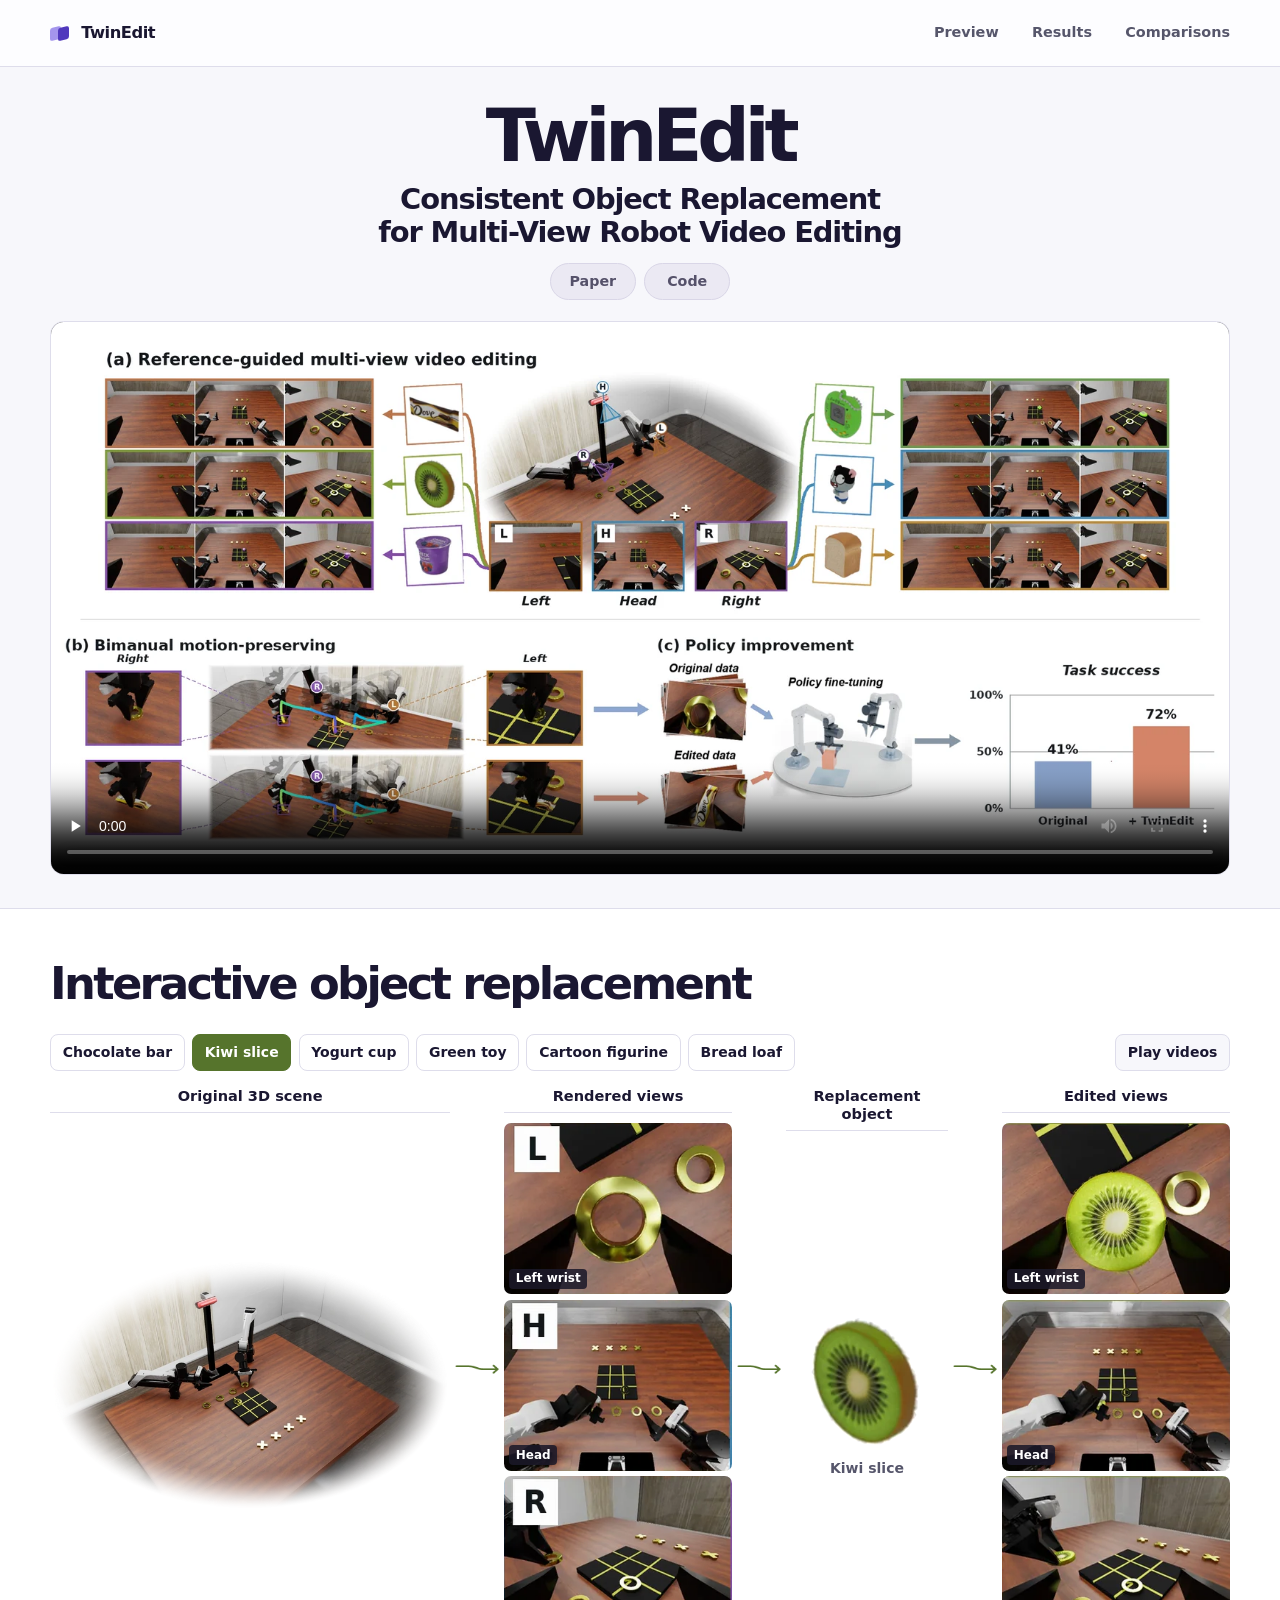
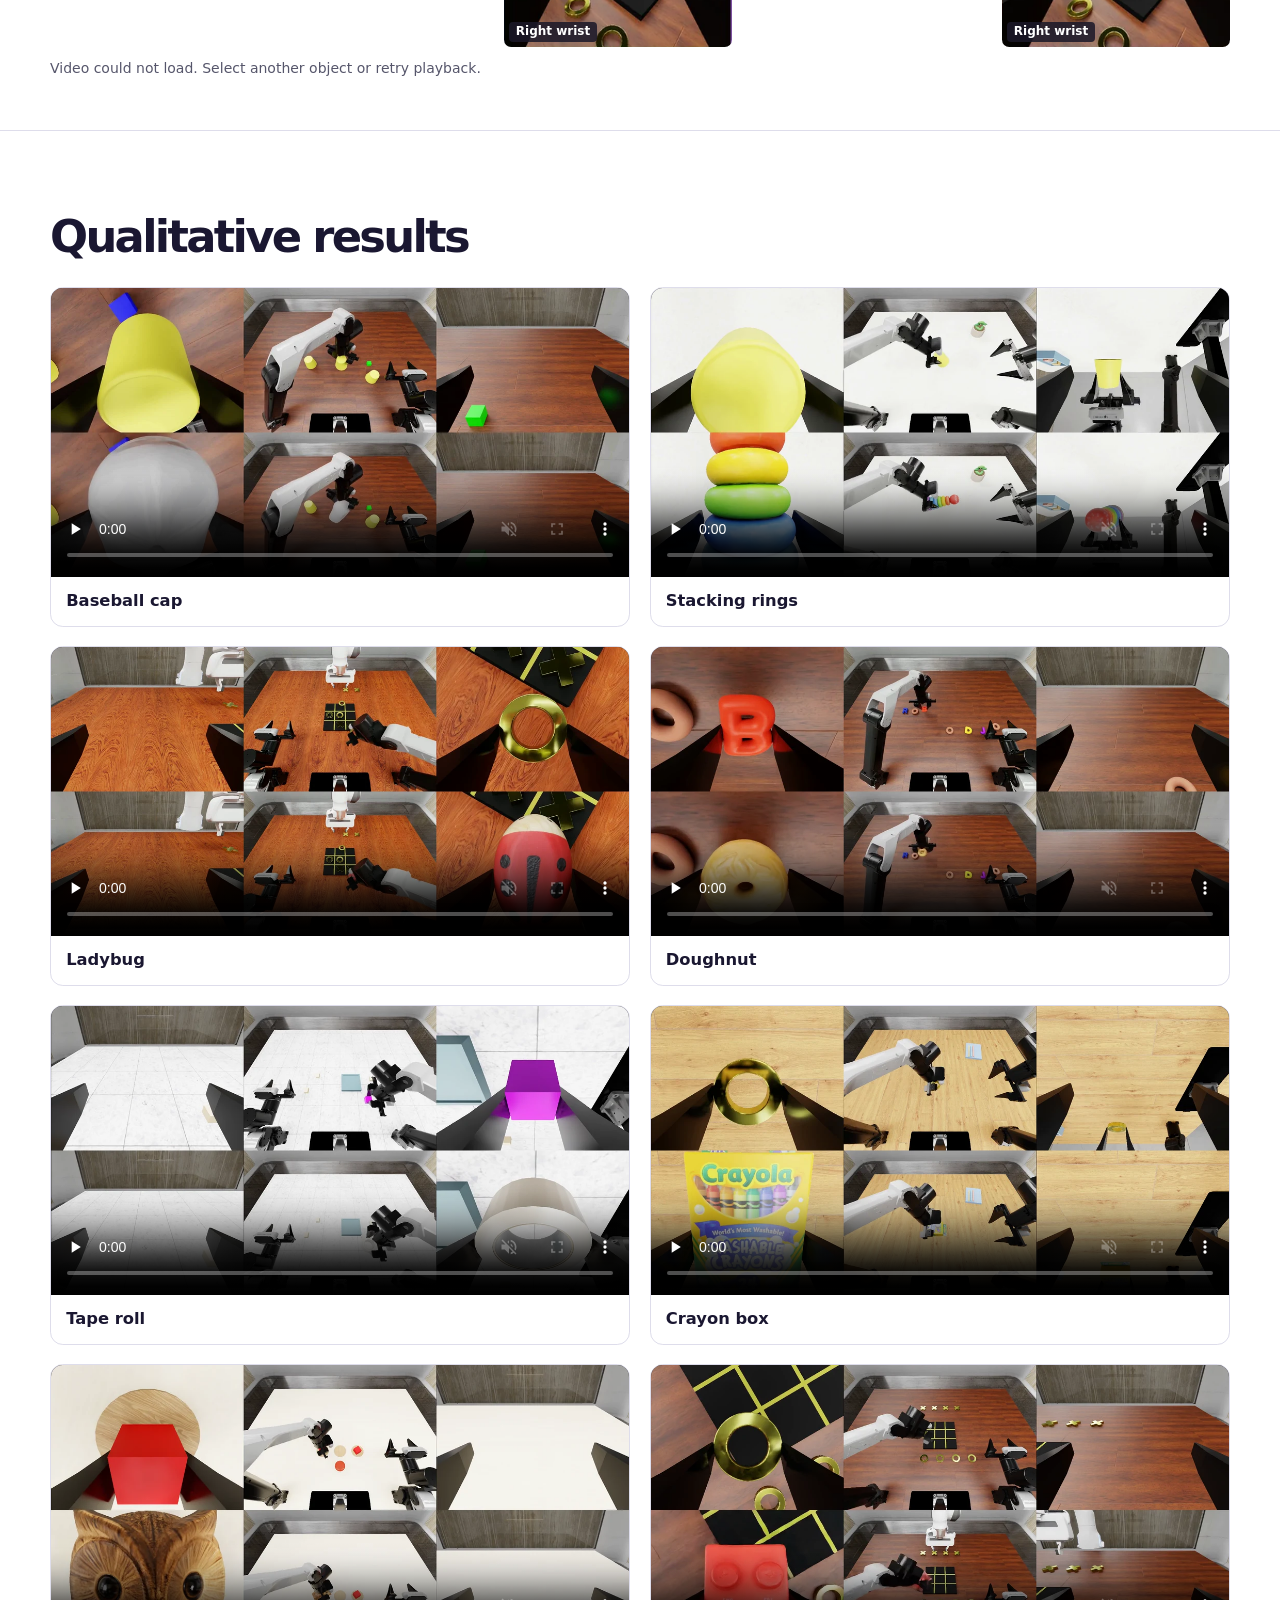
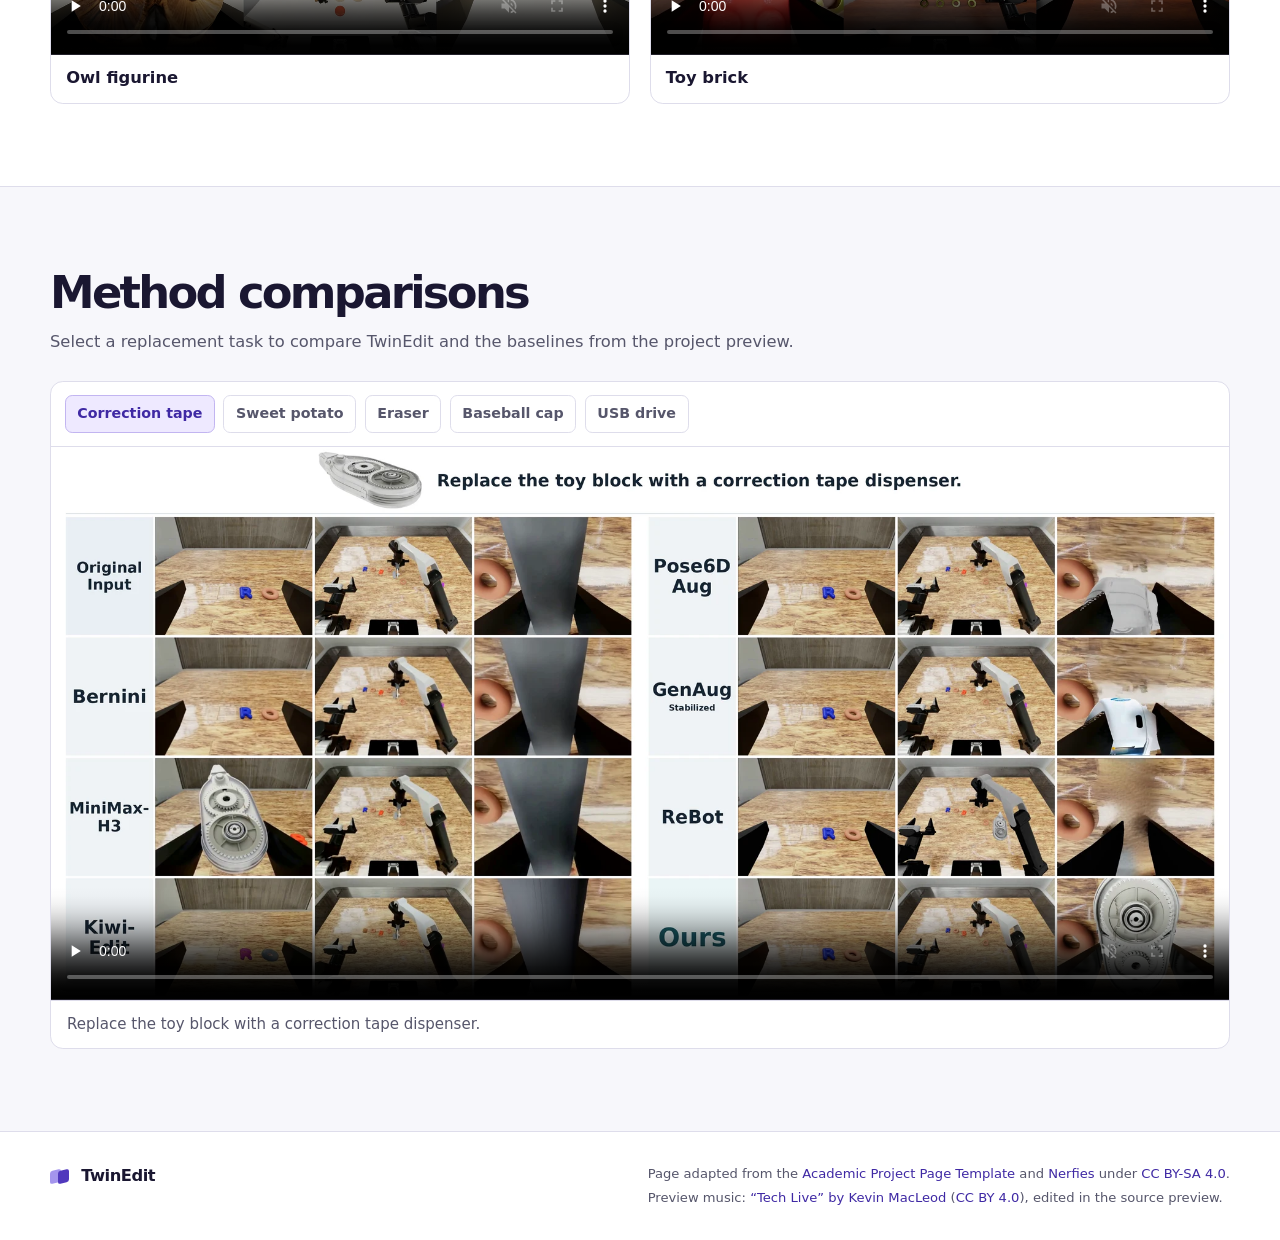
<file: index.html>
<!DOCTYPE html>
<html lang="en">
<head>
  <meta charset="utf-8">
  <meta name="viewport" content="width=device-width, initial-scale=1">
  <title>TwinEdit · Multi-View Robot Video Editing</title>
  <meta name="description" content="TwinEdit: Consistent Object Replacement for Multi-View Robot Video Editing. Watch the project preview and explore synchronized multi-view results.">
  <meta name="theme-color" content="#f7f7fb">
  <link rel="canonical" href="https://cpeterz.github.io/twinedit-project/">
  <meta property="og:url" content="https://cpeterz.github.io/twinedit-project/">
  <meta property="og:image" content="https://cpeterz.github.io/twinedit-project/preview-poster.webp">
  <meta property="og:type" content="website">
  <meta property="og:title" content="TwinEdit · Multi-View Robot Video Editing">
  <meta property="og:description" content="Explore reference-guided object replacement across robot camera views.">
  <link rel="icon" href="favicon.ico" sizes="any">
  <link rel="stylesheet" href="bulma.min.css">
  <link rel="stylesheet" href="index.css?v=7">
  <script src="index.js?v=3" defer></script>
  <script src="teaser.js?v=2" defer></script>
</head>
<body id="top">
  <a class="skip-link" href="#main">Skip to content</a>
  <header class="masthead">
    <div class="container page-width masthead-inner">
      <a class="brand" href="#top" aria-label="TwinEdit home"><span class="brand-mark" aria-hidden="true"></span>TwinEdit</a>
      <nav aria-label="Page sections">
        <a href="#preview">Preview</a>
        <a href="#results">Results</a>
        <a href="#comparisons">Comparisons</a>
      </nav>
    </div>
  </header>

  <main id="main">
    <section class="hero intro" aria-labelledby="title">
      <div class="hero-body">
        <div class="container page-width">
          <div class="intro-copy">
            <h1 id="title">
              TwinEdit
              <span class="project-title">Consistent Object Replacement for Multi-View Robot Video Editing</span>
            </h1>
            <div class="publication-links" role="group" aria-label="Publication links">
              <button type="button" disabled>Paper</button>
              <button type="button" disabled>Code</button>
            </div>
          </div>
          <section class="main-player" id="preview" aria-label="Project preview">
            <video controls playsinline preload="none" width="1920" height="900" poster="preview-poster.webp" aria-label="Full TwinEdit project preview">
              <source src="twinedit-preview.mp4" type="video/mp4">
              <a href="twinedit-preview.mp4">Download the project preview</a>
            </video>
          </section>
        </div>
      </div>
    </section>

    <section class="section content-band teaser-band" id="interactive-edit" aria-labelledby="interactive-edit-title" data-teaser>
      <div class="container page-width">
        <div class="section-heading">
          <h2 id="interactive-edit-title">Interactive object replacement</h2>
        </div>
        <div class="teaser-toolbar" data-teaser-controls hidden>
          <div class="teaser-choices" role="group" aria-label="Choose a replacement object" data-teaser-options>
            <button type="button" data-teaser-object="chocolate" data-teaser-color="#a65c35" aria-pressed="false">Chocolate bar</button>
            <button type="button" data-teaser-object="kiwi" data-teaser-color="#56742c" aria-pressed="true">Kiwi slice</button>
            <button type="button" data-teaser-object="yogurt" data-teaser-color="#8657a4" aria-pressed="false">Yogurt cup</button>
            <button type="button" data-teaser-object="green-toy" data-teaser-color="#4d823b" aria-pressed="false">Green toy</button>
            <button type="button" data-teaser-object="figurine" data-teaser-color="#347fa9" aria-pressed="false">Cartoon figurine</button>
            <button type="button" data-teaser-object="bread" data-teaser-color="#9a6b28" aria-pressed="false">Bread loaf</button>
          </div>
          <button class="teaser-playback" type="button" data-teaser-toggle aria-controls="teaser-flow">Pause videos</button>
        </div>
        <div class="teaser-flow" id="teaser-flow">
          <div class="teaser-stage">
            <h3>Original 3D scene</h3>
            <div class="teaser-stage-visual">
              <canvas class="teaser-feed teaser-scene" width="320" height="240" data-teaser-tile="0" role="img" aria-label="Rendered overview of the original 3D robot scene"></canvas>
            </div>
          </div>
          <span class="teaser-connector" aria-hidden="true"></span>
          <div class="teaser-stage">
            <h3>Rendered views</h3>
            <div class="teaser-cameras">
              <figure>
                <canvas class="teaser-feed" width="320" height="240" data-teaser-tile="1" role="img" aria-label="Original left wrist camera"></canvas>
                <figcaption>Left wrist</figcaption>
              </figure>
              <figure>
                <canvas class="teaser-feed" width="320" height="240" data-teaser-tile="2" role="img" aria-label="Original head camera"></canvas>
                <figcaption>Head</figcaption>
              </figure>
              <figure>
                <canvas class="teaser-feed" width="320" height="240" data-teaser-tile="3" role="img" aria-label="Original right wrist camera"></canvas>
                <figcaption>Right wrist</figcaption>
              </figure>
            </div>
          </div>
          <span class="teaser-connector" aria-hidden="true"></span>
          <div class="teaser-stage">
            <h3>Replacement object</h3>
            <div class="teaser-stage-visual">
              <figure class="teaser-reference">
                <div class="teaser-object-image" role="img" aria-label="Kiwi slice" data-teaser-reference></div>
                <figcaption data-teaser-reference-name aria-live="polite">Kiwi slice</figcaption>
              </figure>
            </div>
          </div>
          <span class="teaser-connector" aria-hidden="true"></span>
          <div class="teaser-stage">
            <h3>Edited views</h3>
            <div class="teaser-cameras">
              <figure>
                <canvas class="teaser-feed" width="320" height="240" data-teaser-tile="5" role="img" aria-label="Edited left wrist camera"></canvas>
                <figcaption>Left wrist</figcaption>
              </figure>
              <figure>
                <canvas class="teaser-feed" width="320" height="240" data-teaser-tile="6" role="img" aria-label="Edited head camera"></canvas>
                <figcaption>Head</figcaption>
              </figure>
              <figure>
                <canvas class="teaser-feed" width="320" height="240" data-teaser-tile="7" role="img" aria-label="Edited right wrist camera"></canvas>
                <figcaption>Right wrist</figcaption>
              </figure>
            </div>
          </div>
        </div>
        <p class="teaser-status" data-teaser-status role="status" hidden>Video could not load. Select another object or retry playback.</p>
        <video class="teaser-media" data-teaser-video muted playsinline loop preload="none" aria-hidden="true"></video>
      </div>
    </section>

    <section class="section content-band results-band" id="results" aria-labelledby="results-title">
      <div class="container page-width">
        <div class="section-heading">
          <h2 id="results-title">Qualitative results</h2>
        </div>
        <div class="result-grid">
          <figure class="result-card">
            <video controls loop muted playsinline preload="none" width="1120" height="560" poster="result-cap.webp" aria-label="Baseball cap result">
              <source src="result-cap.mp4" type="video/mp4">
            </video>
            <figcaption>Baseball cap</figcaption>
          </figure>
          <figure class="result-card">
            <video controls loop muted playsinline preload="none" width="1120" height="560" poster="result-rings.webp" aria-label="Stacking rings result">
              <source src="result-rings.mp4" type="video/mp4">
            </video>
            <figcaption>Stacking rings</figcaption>
          </figure>
          <figure class="result-card">
            <video controls loop muted playsinline preload="none" width="1120" height="560" poster="result-ladybug.webp" aria-label="Ladybug result">
              <source src="result-ladybug.mp4" type="video/mp4">
            </video>
            <figcaption>Ladybug</figcaption>
          </figure>
          <figure class="result-card">
            <video controls loop muted playsinline preload="none" width="1120" height="560" poster="result-doughnut.webp" aria-label="Doughnut result">
              <source src="result-doughnut.mp4" type="video/mp4">
            </video>
            <figcaption>Doughnut</figcaption>
          </figure>
          <figure class="result-card">
            <video controls loop muted playsinline preload="none" width="1120" height="560" poster="result-tape.webp" aria-label="Tape roll result">
              <source src="result-tape.mp4" type="video/mp4">
            </video>
            <figcaption>Tape roll</figcaption>
          </figure>
          <figure class="result-card">
            <video controls loop muted playsinline preload="none" width="1120" height="560" poster="result-crayons.webp" aria-label="Crayon box result">
              <source src="result-crayons.mp4" type="video/mp4">
            </video>
            <figcaption>Crayon box</figcaption>
          </figure>
          <figure class="result-card">
            <video controls loop muted playsinline preload="none" width="1120" height="560" poster="result-owl.webp" aria-label="Owl figurine result">
              <source src="result-owl.mp4" type="video/mp4">
            </video>
            <figcaption>Owl figurine</figcaption>
          </figure>
          <figure class="result-card">
            <video controls loop muted playsinline preload="none" width="1120" height="560" poster="result-brick.webp" aria-label="Toy brick result">
              <source src="result-brick.mp4" type="video/mp4">
            </video>
            <figcaption>Toy brick</figcaption>
          </figure>
        </div>
      </div>
    </section>

    <section class="section content-band comparison-band" id="comparisons" aria-labelledby="comparisons-title">
      <div class="container page-width">
        <div class="section-heading">
          <h2 id="comparisons-title">Method comparisons</h2>
          <p>Select a replacement task to compare TwinEdit and the baselines from the project preview.</p>
        </div>
        <div class="comparison-card">
          <div class="comparison-options" role="group" aria-label="Replacement task" hidden data-comparison-options>
            <button type="button" aria-pressed="true" data-example="correction">Correction tape</button>
            <button type="button" aria-pressed="false" data-example="potato">Sweet potato</button>
            <button type="button" aria-pressed="false" data-example="eraser">Eraser</button>
            <button type="button" aria-pressed="false" data-example="cap">Baseball cap</button>
            <button type="button" aria-pressed="false" data-example="usb">USB drive</button>
          </div>
          <figure>
            <div class="comparison-player">
              <video controls loop muted playsinline preload="none" width="1920" height="900" poster="compare-correction.webp" aria-label="Method comparison" aria-describedby="comparison-caption" data-comparison-player>
                <source src="compare-correction.mp4" type="video/mp4">
              </video>
            </div>
            <figcaption id="comparison-caption" aria-live="polite">Replace the toy block with a correction tape dispenser.</figcaption>
          </figure>
        </div>
      </div>
    </section>
  </main>

  <footer class="footer page-footer">
    <div class="container page-width footer-inner">
      <a class="brand" href="#top"><span class="brand-mark" aria-hidden="true"></span>TwinEdit</a>
      <div class="credits">
        <p>Page adapted from the <a href="https://github.com/eliahuhorwitz/Academic-project-page-template">Academic Project Page Template</a> and <a href="https://nerfies.github.io/">Nerfies</a> under <a href="https://creativecommons.org/licenses/by-sa/4.0/">CC BY-SA 4.0</a>.</p>
        <p>Preview music: <a href="https://incompetech.com/music/royalty-free/index.html?isrc=USUAN1700030">“Tech Live” by Kevin MacLeod</a> (<a href="https://creativecommons.org/licenses/by/4.0/">CC BY 4.0</a>), edited in the source preview.</p>
      </div>
    </div>
  </footer>
</body>
</html>
</file>
<file: index.css>
:root {
  color-scheme: light;
  --ink: #1a1731;
  --muted: #56566b;
  --accent: #5038bd;
  --accent-dark: #3f29a4;
  --accent-soft: #eee9ff;
  --border: #deddeb;
  --canvas: #f7f7fb;
  --paper: #ffffff;
  --page: 1180px;
}

html { scroll-behavior: smooth; }
body { background: var(--paper); color: var(--ink); font-family: Inter, "Segoe UI", system-ui, sans-serif; }
a { color: var(--accent-dark); }
button, input { font: inherit; }
button { cursor: pointer; }
:focus-visible { outline: 3px solid #7657ef; outline-offset: 4px; }
[hidden] { display: none !important; }
section[id] { scroll-margin-top: 5.5rem; }
.page-width { width: min(var(--page), calc(100% - 6rem)); max-width: none !important; }
.skip-link { position: fixed; z-index: 5; top: 1rem; left: 1rem; padding: .75rem 1rem; background: white; transform: translateY(-180%); }
.skip-link:focus { transform: translateY(0); }

.masthead {
  position: sticky;
  z-index: 3;
  inset-block-start: 0;
  background: #fdfdff;
  border-bottom: 1px solid var(--border);
}

.masthead-inner { display: flex; min-height: 4.15rem; align-items: center; justify-content: space-between; gap: 1rem; }
.brand { display: inline-flex; align-items: center; gap: .75rem; color: var(--ink); font-size: 1.02rem; font-weight: 800; letter-spacing: -.03em; flex-shrink: 0; }
.brand-mark { position: relative; display: inline-block; width: 1.2rem; height: 1rem; }
.brand-mark::before, .brand-mark::after { content: ""; position: absolute; width: .7rem; height: .8rem; top: .1rem; border-radius: .15rem; transform: skewY(-13deg); }
.brand-mark::before { left: 0; background: #a495ed; }
.brand-mark::after { right: 0; background: var(--accent); }
.masthead nav { display: flex; align-items: center; gap: clamp(1rem, 2.6vw, 2.4rem); }
.masthead nav a { padding: .55rem 0; color: var(--muted); font-size: .9rem; font-weight: 600; white-space: nowrap; }
.masthead nav a:hover, .masthead nav a:focus-visible { color: var(--accent-dark); }

.intro { background: var(--canvas); border-bottom: 1px solid var(--border); }
.intro .hero-body { padding: clamp(1.85rem, 2.55vw, 2.9rem) 0; }
.intro-copy { max-width: 58rem; margin-inline: auto; text-align: center; }
.intro h1 { color: var(--ink); font-size: clamp(3.4rem, 5.75vw, 4.65rem); line-height: .98; letter-spacing: -.072em; font-weight: 800; }
.project-title { display: block; max-width: 56rem; margin: .65rem auto 0; font-size: clamp(1.3rem, 2.26vw, 2.02rem); font-weight: 670; letter-spacing: -.039em; line-height: 1.16; text-wrap: balance; }
.publication-links { display: flex; justify-content: center; flex-wrap: wrap; gap: .5rem; margin-top: .82rem; }
.publication-links :is(a, button) { display: inline-flex; align-items: center; justify-content: center; min-width: 5.4rem; min-height: 2.35rem; padding: .4rem .95rem; border: 1px solid transparent; border-radius: 999px; background: var(--ink); color: white; font-size: .89rem; font-weight: 690; }
.publication-links a:hover { background: var(--accent-dark); }
.publication-links button:disabled { border-color: #d9d6e7; background: #ebe9f3; color: #55516a; cursor: default; }

.content-band { padding: clamp(3.5rem, 6.4vw, 5.6rem) 0; border-bottom: 1px solid var(--border); }
.section-heading { margin-bottom: 1.65rem; }
.section-heading h2 { color: var(--ink); font-size: clamp(2rem, 3.5vw, 3.05rem); line-height: 1.07; font-weight: 770; letter-spacing: -.06em; }
.section-heading p { max-width: 48rem; margin-top: .72rem; color: var(--muted); font-size: 1.02rem; line-height: 1.57; }
video { display: block; width: 100%; height: auto; background: #22202a; }
.main-player { margin-top: clamp(.9rem, 1.6vw, 1.3rem); overflow: hidden; border: 1px solid var(--border); border-radius: .85rem; background: var(--canvas); }
.main-player video, .comparison-player video { aspect-ratio: 32 / 15; }

.teaser-band {
  --teaser-reference-position: 20%;
  --teaser-before-position: 18.181818%;
  --teaser-after-position: 27.272727%;
  --teaser-trace: #56742c;
  padding-block: clamp(2.25rem, 4vw, 3.2rem);
}
.teaser-toolbar { display: flex; justify-content: space-between; align-items: flex-start; flex-wrap: wrap; gap: .65rem 1rem; margin-bottom: 1rem; }
.teaser-choices { display: flex; flex-wrap: wrap; gap: .45rem; }
.teaser-toolbar button { min-height: 2.3rem; padding: .38rem .73rem; border: 1px solid var(--border); border-radius: .5rem; background: var(--paper); color: var(--ink); font-size: .875rem; font-weight: 650; }
.teaser-toolbar button:hover { border-color: #a596e3; color: var(--accent-dark); }
.teaser-choices button[aria-pressed="true"] { border-color: var(--teaser-trace); background: var(--teaser-trace); color: white; }
.teaser-toolbar .teaser-playback { background: var(--canvas); }
.teaser-flow { --link-width: clamp(1.65rem, 3.4vw, 3rem); display: grid; grid-template-columns: minmax(0, 1.65fr) var(--link-width) minmax(0, .94fr) var(--link-width) minmax(0, .67fr) var(--link-width) minmax(0, .94fr); gap: clamp(.15rem, .4vw, .4rem); }
.teaser-stage { display: flex; flex-direction: column; gap: .65rem; min-width: 0; text-align: center; }
.teaser-stage h3 { padding-bottom: .42rem; border-bottom: 1px solid var(--border); font-size: .91rem; line-height: 1.25; font-weight: 750; }
.teaser-stage-visual { display: grid; flex: 1; align-content: center; justify-items: center; }
.teaser-cameras { display: grid; gap: .34rem; width: 100%; }
.teaser-cameras figure, .teaser-reference { min-width: 0; }
.teaser-cameras figure { position: relative; }
.teaser-stage figcaption { margin-top: .34rem; color: var(--muted); font-size: .875rem; font-weight: 650; line-height: 1.25; }
.teaser-cameras figcaption { position: absolute; bottom: .34rem; left: .34rem; margin-top: 0; padding: .16rem .4rem; border-radius: .25rem; background: #1b1929dc; color: white; font-size: .75rem; pointer-events: none; }
.teaser-reference { width: min(100%, 9rem); }
.teaser-feed, .teaser-object-image { display: block; width: 100%; height: auto; border-radius: .45rem; background-color: #fafafa; background-repeat: no-repeat; }
.teaser-feed { --tile-x: 0%; --tile-y: var(--teaser-before-position); aspect-ratio: 4 / 3; background-image: url("teaser-posters.webp"); background-position: var(--tile-x) var(--tile-y); background-size: 400% 1200%; }
.teaser-feed:is([data-teaser-tile="1"], [data-teaser-tile="5"]) { --tile-x: 33.333333%; }
.teaser-feed:is([data-teaser-tile="2"], [data-teaser-tile="6"]) { --tile-x: 66.666667%; }
.teaser-feed:is([data-teaser-tile="3"], [data-teaser-tile="7"]) { --tile-x: 100%; }
.teaser-feed:is([data-teaser-tile="5"], [data-teaser-tile="6"], [data-teaser-tile="7"]) { --tile-y: var(--teaser-after-position); }
.teaser-scene { background-color: transparent; background-image: url("teaser-scene.webp"); background-position: center; background-size: contain; border-radius: 0; }
.teaser-scene.is-rendering { background-image: none; mask: url("teaser-scene.webp") center / 100% 100% no-repeat; }
.teaser-object-image { aspect-ratio: 1; background-color: transparent; background-image: url("teaser-objects.webp"); background-position: var(--teaser-reference-position) center; background-size: 600% 100%; filter: brightness(1.045); mix-blend-mode: multiply; }
.teaser-connector { align-self: center; justify-self: center; width: 100%; aspect-ratio: 20 / 7; background-color: var(--teaser-trace); mask: url("teaser-connector.png") center / contain no-repeat; }
.teaser-status { margin-top: .65rem; color: var(--muted); font-size: .875rem; }
.teaser-media { position: absolute; width: 1px; height: 1px; opacity: 0; pointer-events: none; }

.comparison-band { background: var(--canvas); }
.result-card, .comparison-card { overflow: hidden; border: 1px solid var(--border); border-radius: .8rem; background: var(--paper); }
.result-card video { aspect-ratio: 2 / 1; }

.result-grid { display: grid; grid-template-columns: repeat(2, minmax(0,1fr)); gap: 1.2rem; }
.result-card figcaption { padding: .72rem .95rem .8rem; color: var(--ink); font-size: 1.02rem; font-weight: 720; }

.comparison-options { display: flex; flex-wrap: wrap; align-items: center; gap: .52rem; padding: .85rem; border-bottom: 1px solid var(--border); }
.comparison-options button { min-height: 2.35rem; padding: .42rem .73rem; border: 1px solid var(--border); border-radius: .45rem; background: var(--paper); color: var(--muted); font-size: .89rem; font-weight: 670; }
.comparison-options button:hover { border-color: #a596e3; color: var(--accent-dark); }
.comparison-options button[aria-pressed="true"] { background: var(--accent-soft); color: var(--accent-dark); border-color: #c2b5f1; }
.comparison-player { background: white; }
.comparison-card figcaption { padding: .77rem 1rem; border-top: 1px solid var(--border); color: var(--muted); font-size: .94rem; }

.page-footer { padding: 2rem 0; background: var(--paper); }
.footer-inner { display: flex; justify-content: space-between; align-items: flex-start; gap: 1rem 2rem; }
.credits { color: var(--muted); font-size: .82rem; line-height: 1.55; }
.credits p + p { margin-top: .25rem; }
.credits a:hover { text-decoration: underline; }

@media (max-width: 900px) {
  .page-width { width: calc(100% - 3rem); }
}
@media (max-width: 760px) {
  .teaser-flow { grid-template-columns: minmax(0, 1fr); gap: .65rem; }
  .teaser-connector { width: 2.35rem; transform: rotate(90deg); }
  .teaser-cameras { grid-template-columns: repeat(3, minmax(0, 1fr)); width: min(100%, 27rem); }
  .teaser-stage-visual { width: 100%; }
  .teaser-scene { max-width: 25rem; }
  .teaser-reference { width: min(100%, 7rem); }
  .teaser-cameras figcaption { padding-inline: .28rem; font-size: .7rem; }
}
@media (max-width: 700px) {
  .page-width { width: calc(100% - 2rem); }
  .masthead-inner { min-height: 3.75rem; }
  .masthead nav { gap: clamp(.5rem, 2vw, 1rem); overflow-x: auto; }
  .masthead nav a { font-size: .83rem; }
  .result-grid { grid-template-columns: minmax(0,1fr); }
  .footer-inner { display: grid; }
}
@media (max-width: 500px) {
  .masthead-inner { flex-direction: column; align-items: stretch; gap: 0; padding: .62rem 0 .22rem; }
  .masthead .brand { align-self: flex-start; }
  .masthead nav { justify-content: space-between; overflow: visible; }
  .masthead nav a { padding: .42rem 0; }
  section[id] { scroll-margin-top: 5.75rem; }
}
@media (max-width: 380px) {
  .masthead .brand { gap: .35rem; }
  .masthead-inner { gap: .6rem; }
  .masthead nav a { font-size: .76rem; }
}
@media (prefers-reduced-motion: reduce) {
  html { scroll-behavior: auto; }
}
</file>
